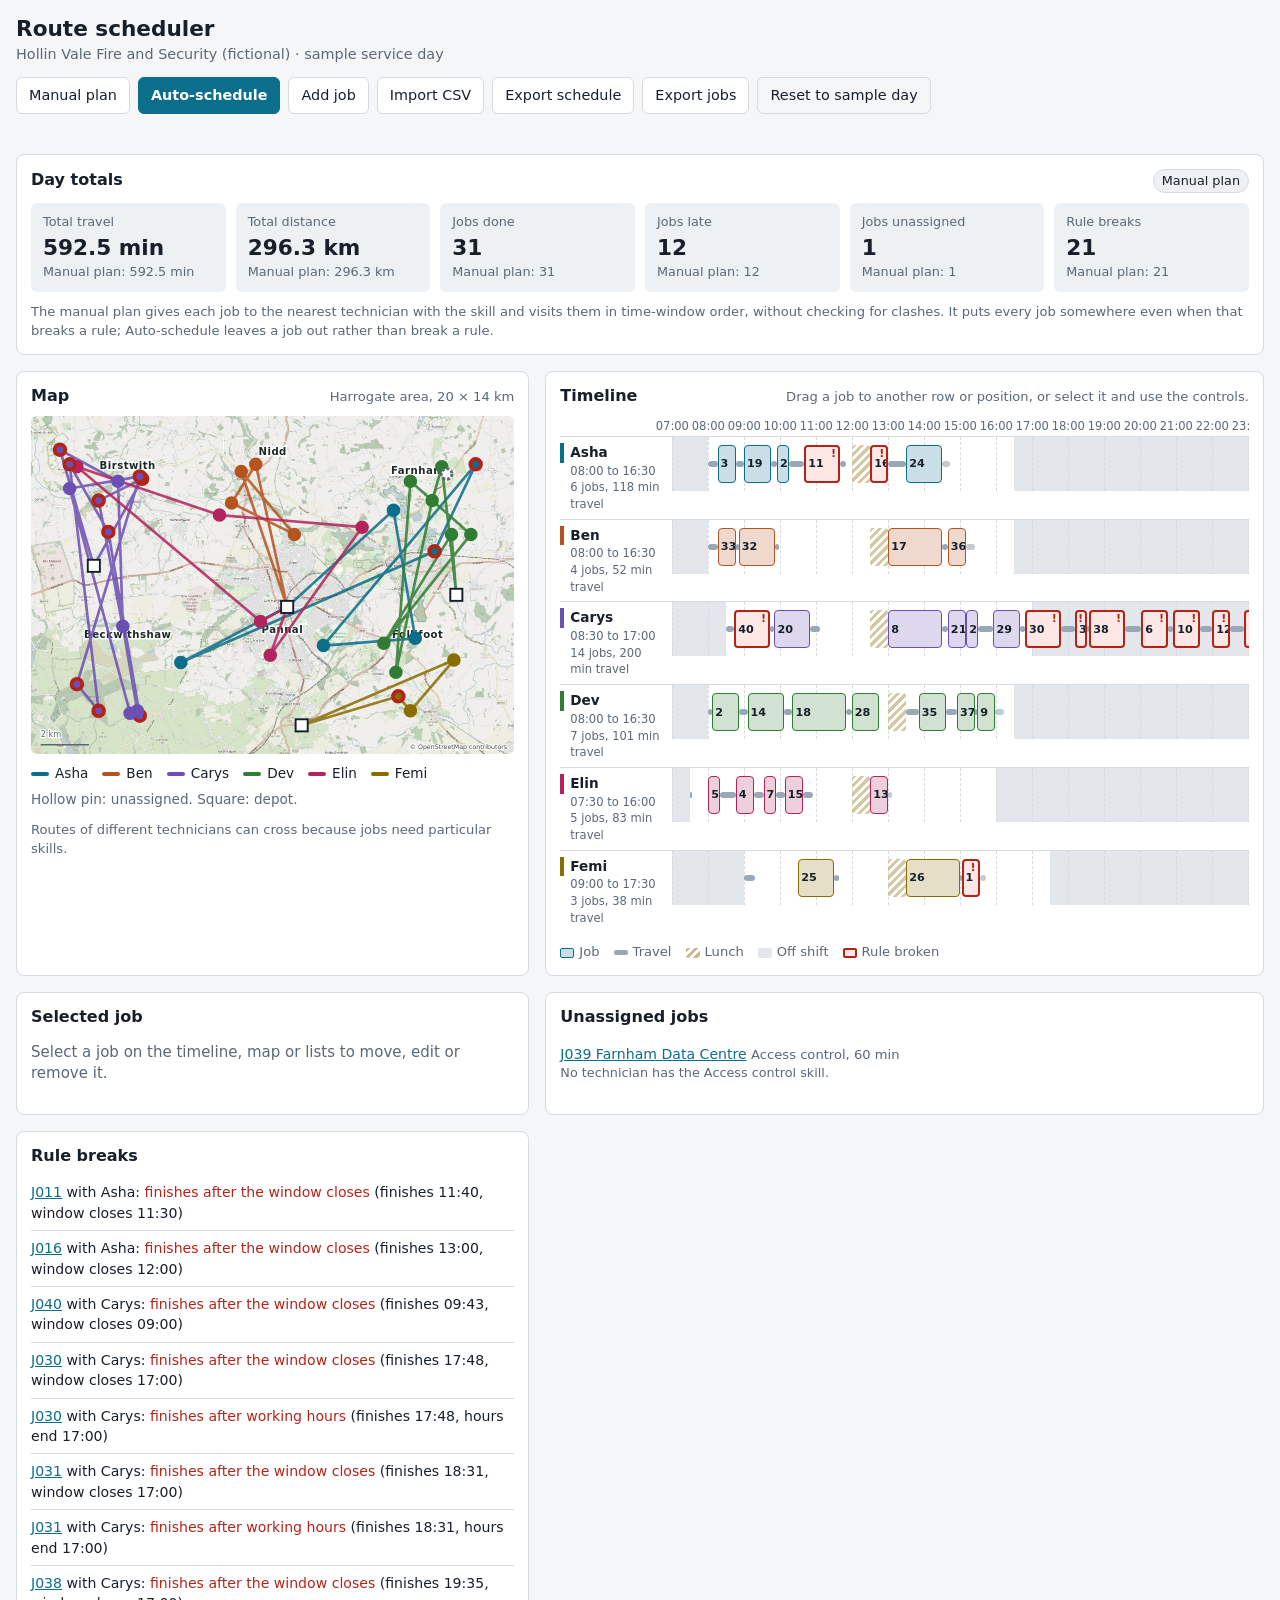
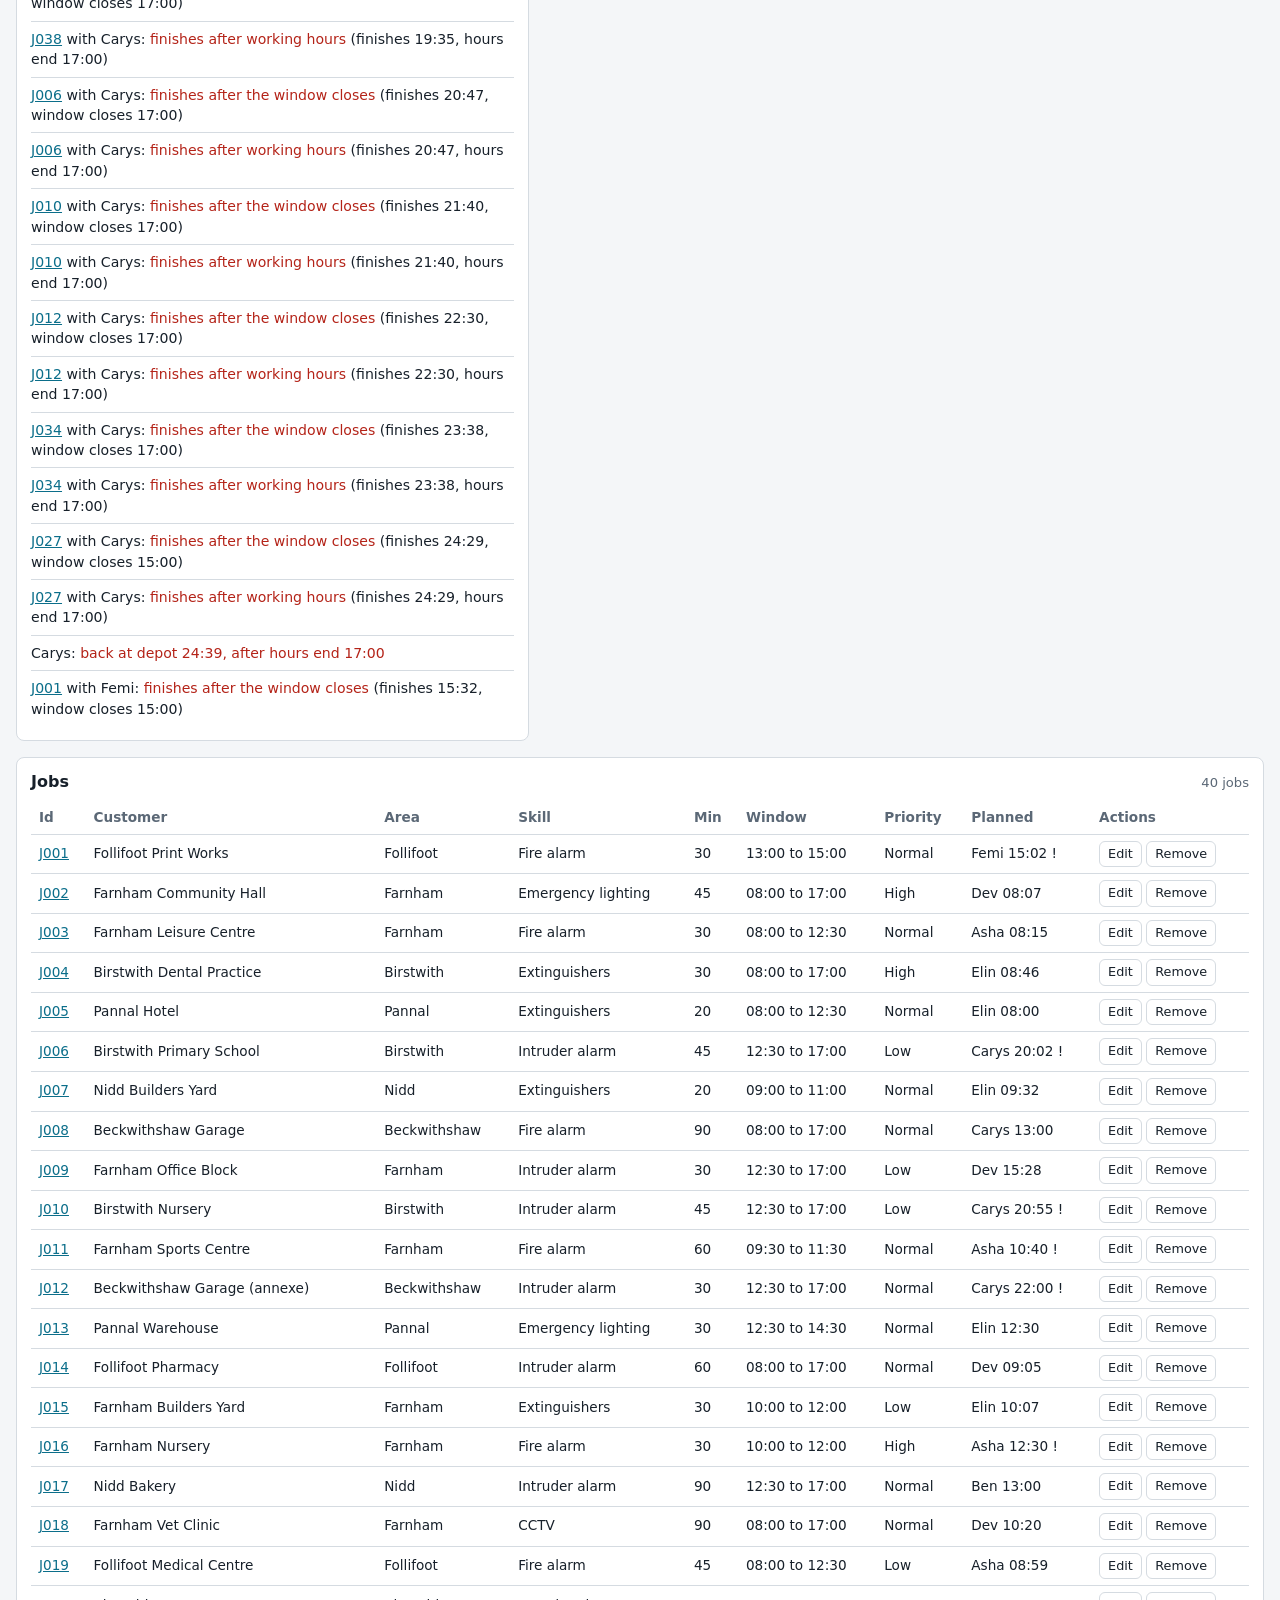
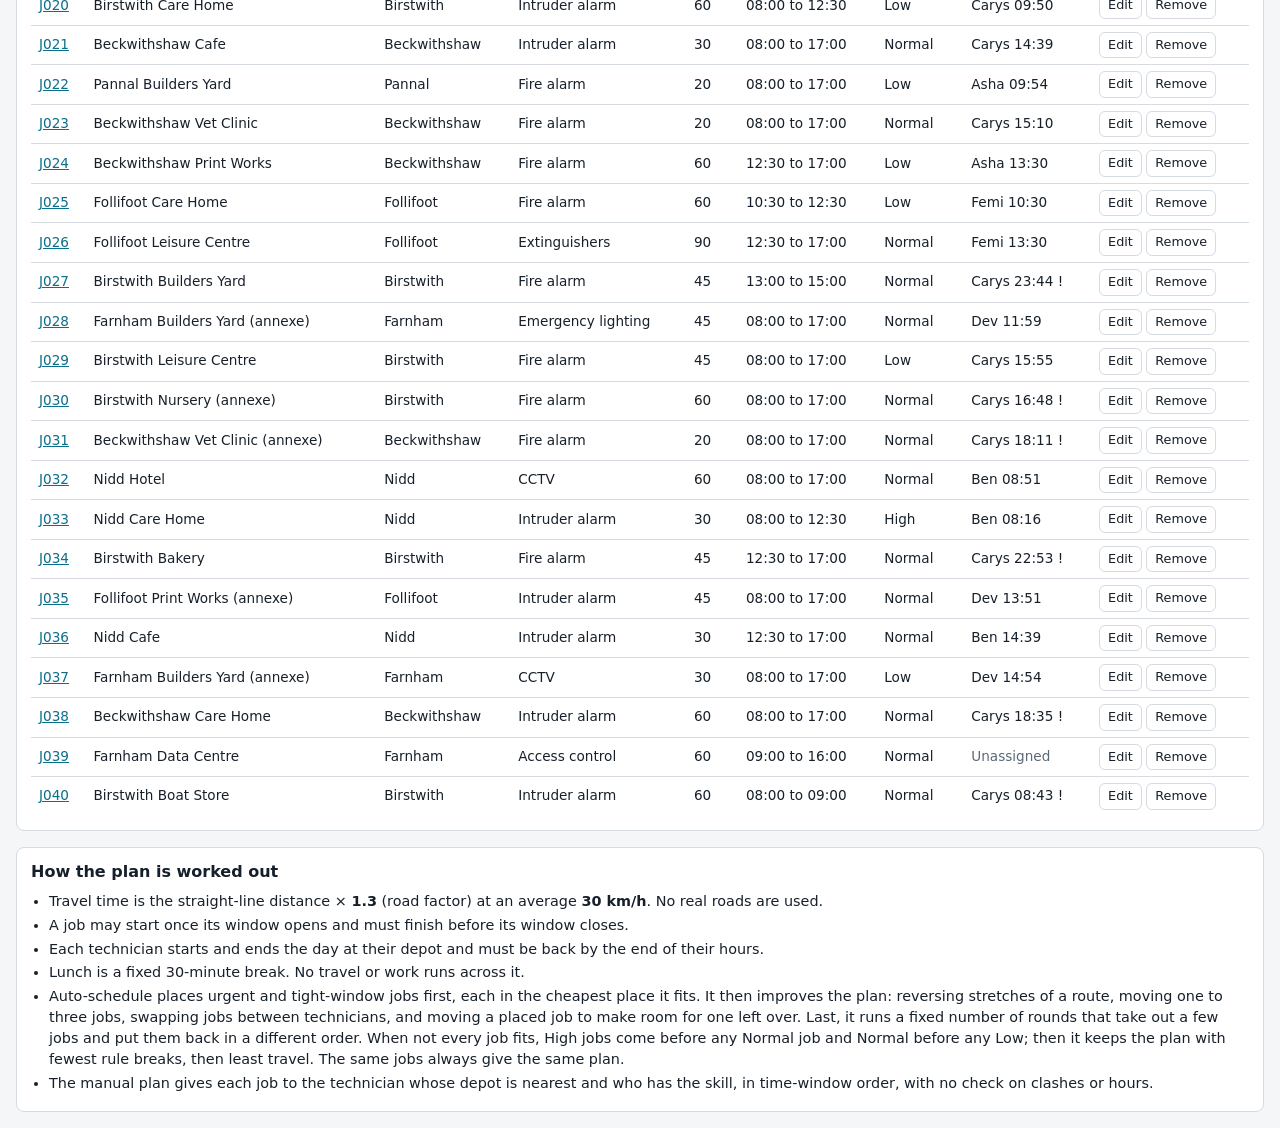
<file: route-scheduler/index.html>
<!doctype html>
<html lang="en-GB">
<head>
  <meta charset="utf-8">
  <meta name="viewport" content="width=device-width, initial-scale=1">
  <title>Route Scheduler</title>
  <meta name="description" content="Assigns service jobs to technicians and orders each route, with a manual plan for comparison.">
  <link rel="stylesheet" href="styles.css">
</head>
<body>
  <header class="topbar">
    <div class="brand">
      <h1>Route scheduler</h1>
      <p class="sub">Hollin Vale Fire and Security (fictional) &middot; sample service day</p>
    </div>
    <div class="actions" role="toolbar" aria-label="Plan actions">
      <button type="button" id="btn-hand" class="btn">Manual plan</button>
      <button type="button" id="btn-auto" class="btn primary">Auto-schedule</button>
      <button type="button" id="btn-add" class="btn">Add job</button>
      <button type="button" id="btn-import" class="btn">Import CSV</button>
      <button type="button" id="btn-export" class="btn">Export schedule</button>
      <button type="button" id="btn-export-jobs" class="btn">Export jobs</button>
      <button type="button" id="btn-reset" class="btn subtle">Reset to sample day</button>
      <input type="file" id="file-input" accept=".csv,text/csv" hidden>
    </div>
  </header>

  <p id="status" class="status" role="status" aria-live="polite"></p>

  <section class="stats panel" aria-labelledby="stats-title">
    <div class="panel-head">
      <h2 id="stats-title">Day totals</h2>
      <span id="plan-label" class="badge"></span>
    </div>
    <div id="stats" class="stat-grid"></div>
    <p class="note small muted">The manual plan gives each job to the nearest technician with the skill and visits them in time-window order, without checking for clashes. It puts every job somewhere even when that breaks a rule; Auto-schedule leaves a job out rather than break a rule.</p>
  </section>

  <main class="layout">
    <section class="panel map-panel" aria-labelledby="map-title">
      <div class="panel-head"><h2 id="map-title">Map</h2><span class="muted small">Harrogate area, 20 &times; 14 km</span></div>
      <svg id="map" viewBox="0 0 200 140" role="img" aria-label="Map of the Harrogate area with job pins and technician routes"></svg>
      <ul id="legend" class="legend"></ul>
      <p class="note small muted">Routes of different technicians can cross because jobs need particular skills.</p>
    </section>

    <section class="panel timeline-panel" aria-labelledby="timeline-title">
      <div class="panel-head"><h2 id="timeline-title">Timeline</h2>
        <span class="muted small">Drag a job to another row or position, or select it and use the controls.</span></div>
      <div class="timeline-scroll"><div id="timeline" class="timeline"></div></div>
      <div class="key small muted">
        <span><i class="sw sw-job"></i>Job</span><span><i class="sw sw-travel"></i>Travel</span>
        <span><i class="sw sw-lunch"></i>Lunch</span><span><i class="sw sw-off"></i>Off shift</span>
        <span><i class="sw sw-bad"></i>Rule broken</span>
      </div>
    </section>

    <section class="panel" id="selected-panel" aria-labelledby="selected-title">
      <div class="panel-head"><h2 id="selected-title">Selected job</h2></div>
      <div id="selected"></div>
    </section>

    <section class="panel" aria-labelledby="unassigned-title">
      <div class="panel-head"><h2 id="unassigned-title">Unassigned jobs</h2></div>
      <ul id="unassigned" class="item-list dropzone" data-drop="unassigned"></ul>
    </section>

    <section class="panel" aria-labelledby="issues-title">
      <div class="panel-head"><h2 id="issues-title">Rule breaks</h2></div>
      <ul id="issues" class="item-list"></ul>
    </section>

    <section class="panel wide" aria-labelledby="jobs-title">
      <div class="panel-head"><h2 id="jobs-title">Jobs</h2><span id="job-count" class="muted small"></span></div>
      <div class="table-scroll"><table id="jobs-table" class="data"></table></div>
    </section>

    <section class="panel wide" aria-labelledby="assume-title">
      <div class="panel-head"><h2 id="assume-title">How the plan is worked out</h2></div>
      <ul class="assumptions">
        <li>Travel time is the straight-line distance &times; <strong id="a-factor"></strong> (road factor) at an average <strong id="a-speed"></strong>. No real roads are used.</li>
        <li>A job may start once its window opens and must finish before its window closes.</li>
        <li>Each technician starts and ends the day at their depot and must be back by the end of their hours.</li>
        <li>Lunch is a fixed 30-minute break. No travel or work runs across it.</li>
        <li>Auto-schedule places urgent and tight-window jobs first, each in the cheapest place it fits. It then improves the plan: reversing stretches of a route, moving one to three jobs, swapping jobs between technicians, and moving a placed job to make room for one left over. Last, it runs a fixed number of rounds that take out a few jobs and put them back in a different order. When not every job fits, High jobs come before any Normal job and Normal before any Low; then it keeps the plan with fewest rule breaks, then least travel. The same jobs always give the same plan.</li>
        <li>The manual plan gives each job to the technician whose depot is nearest and who has the skill, in time-window order, with no check on clashes or hours.</li>
      </ul>
    </section>
  </main>

  <dialog id="job-dialog" aria-labelledby="dialog-title">
    <form id="job-form" method="dialog" novalidate>
      <h2 id="dialog-title">Job</h2>
      <div class="form-grid">
        <label>Job id<input name="id" required maxlength="20"></label>
        <label class="span2">Customer<input name="customer" required maxlength="80"></label>
        <label>East (km, 0 to 20)<input name="x" type="number" step="0.1" min="0" max="20" required></label>
        <label>North (km, 0 to 14)<input name="y" type="number" step="0.1" min="0" max="14" required></label>
        <label>Duration (min)<input name="duration" type="number" step="5" min="5" max="480" required></label>
        <label>Window opens<input name="windowStart" type="time" required></label>
        <label>Window closes<input name="windowEnd" type="time" required></label>
        <label>Skill<select name="skill" id="skill-select"></select></label>
        <label>Priority<select name="priority"><option value="1">High</option><option value="2">Normal</option><option value="3">Low</option></select></label>
      </div>
      <p id="form-errors" class="form-errors" role="alert"></p>
      <div class="dialog-actions">
        <button type="button" class="btn" id="btn-cancel">Cancel</button>
        <button type="submit" class="btn primary" value="save">Save job</button>
      </div>
    </form>
  </dialog>

  <script type="module" src="js/app.js"></script>
</body>
</html>
</file>
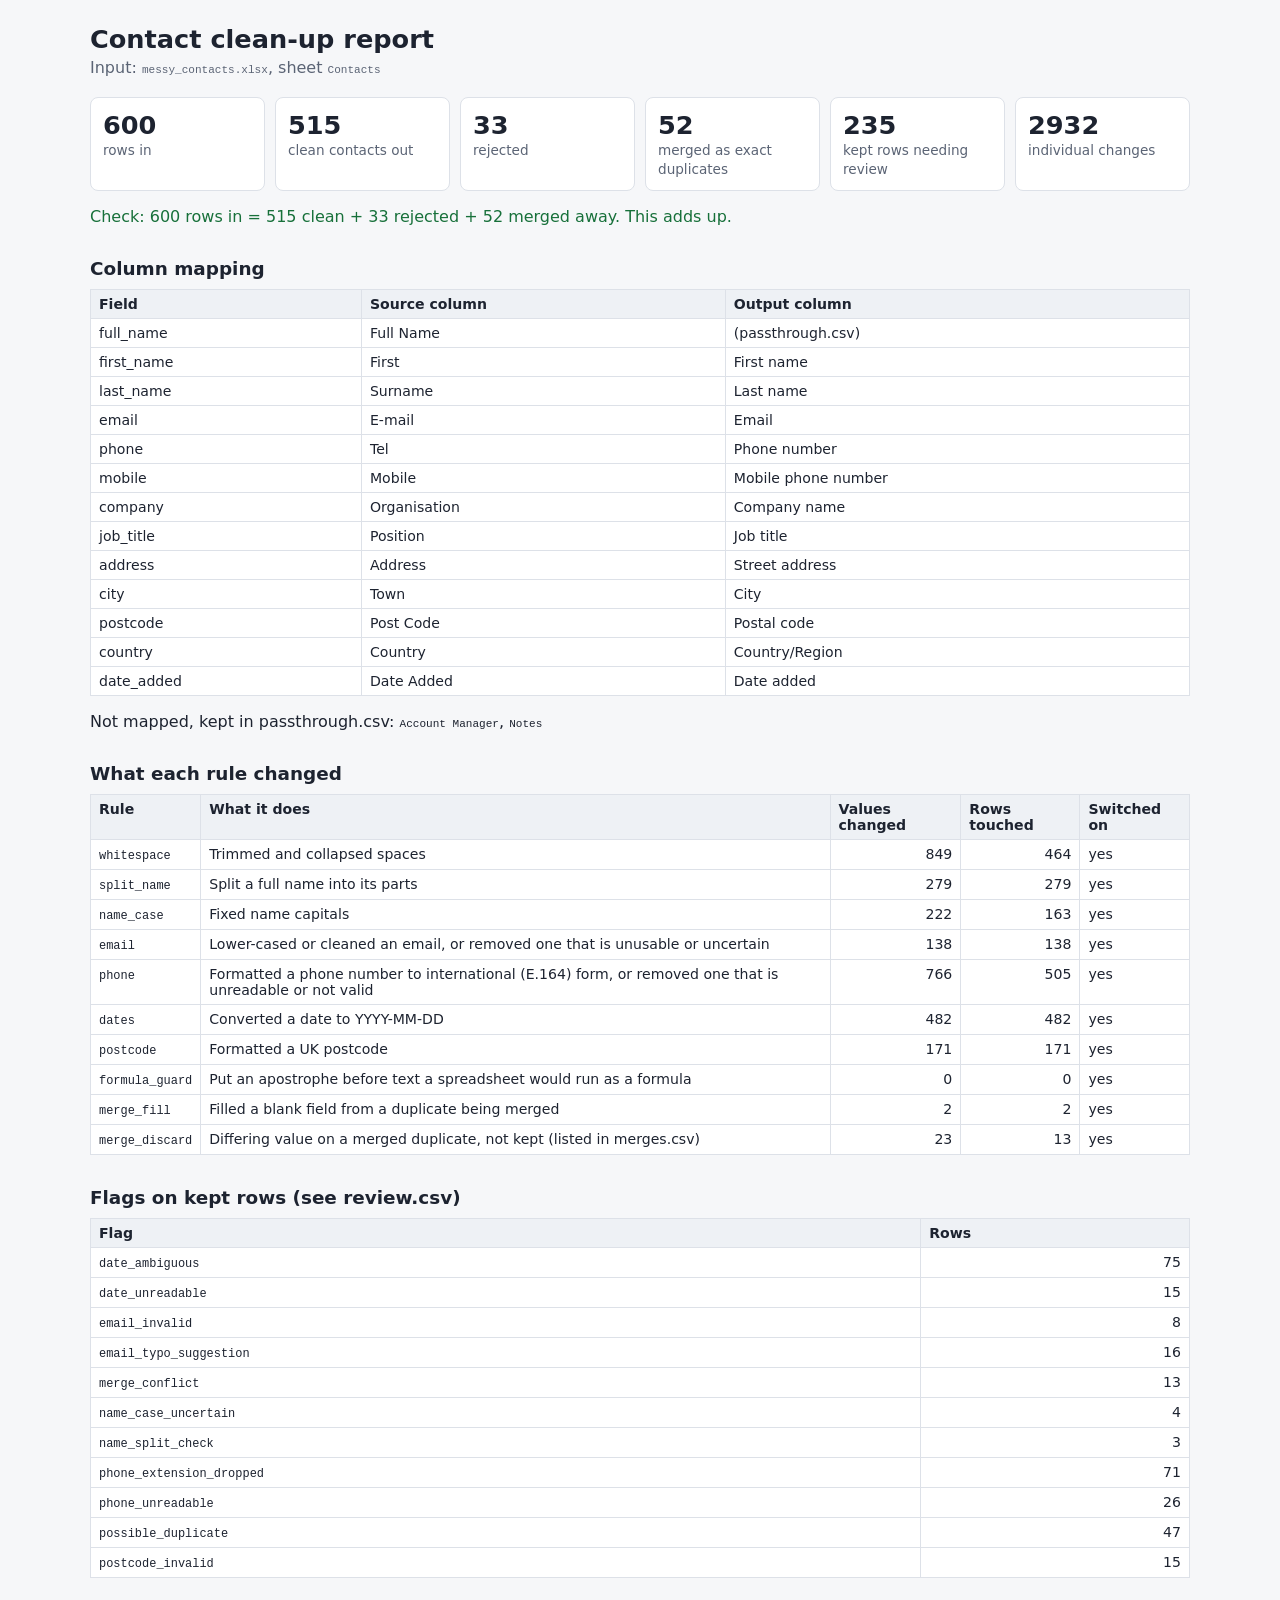
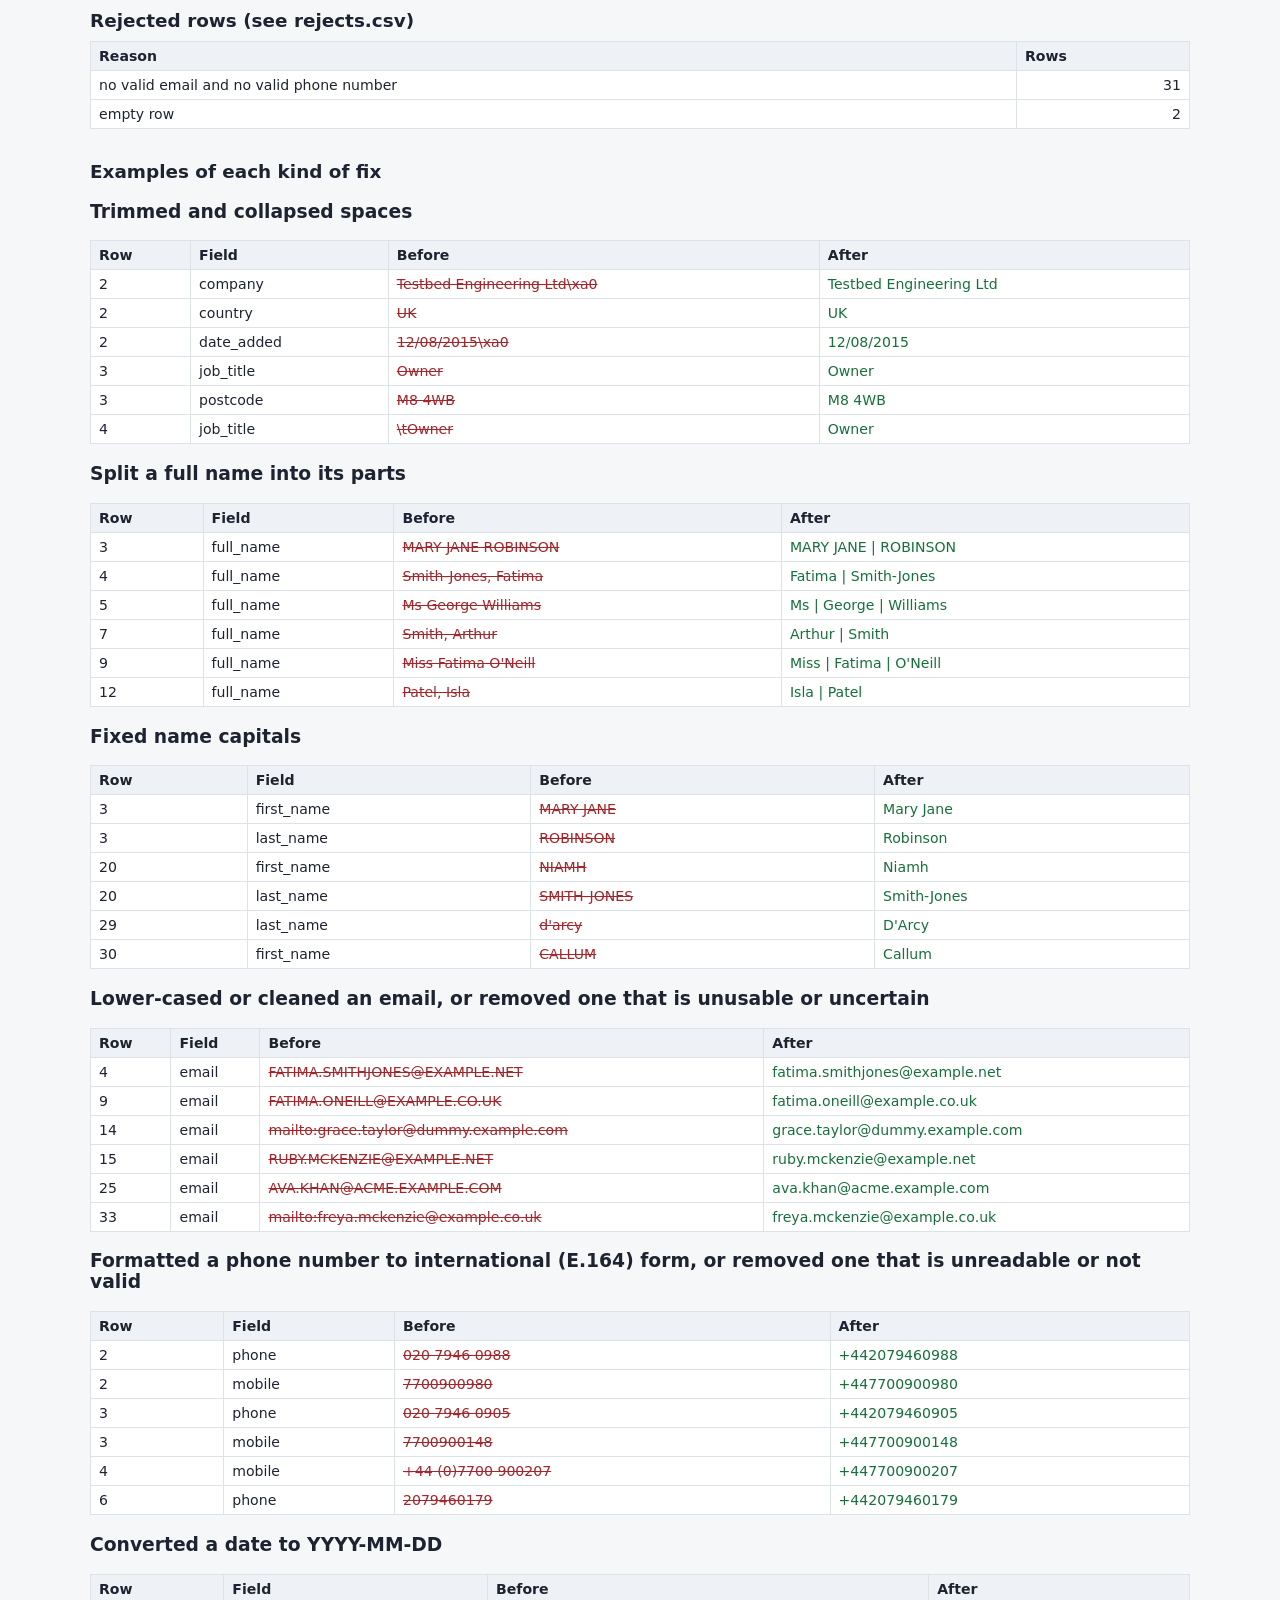
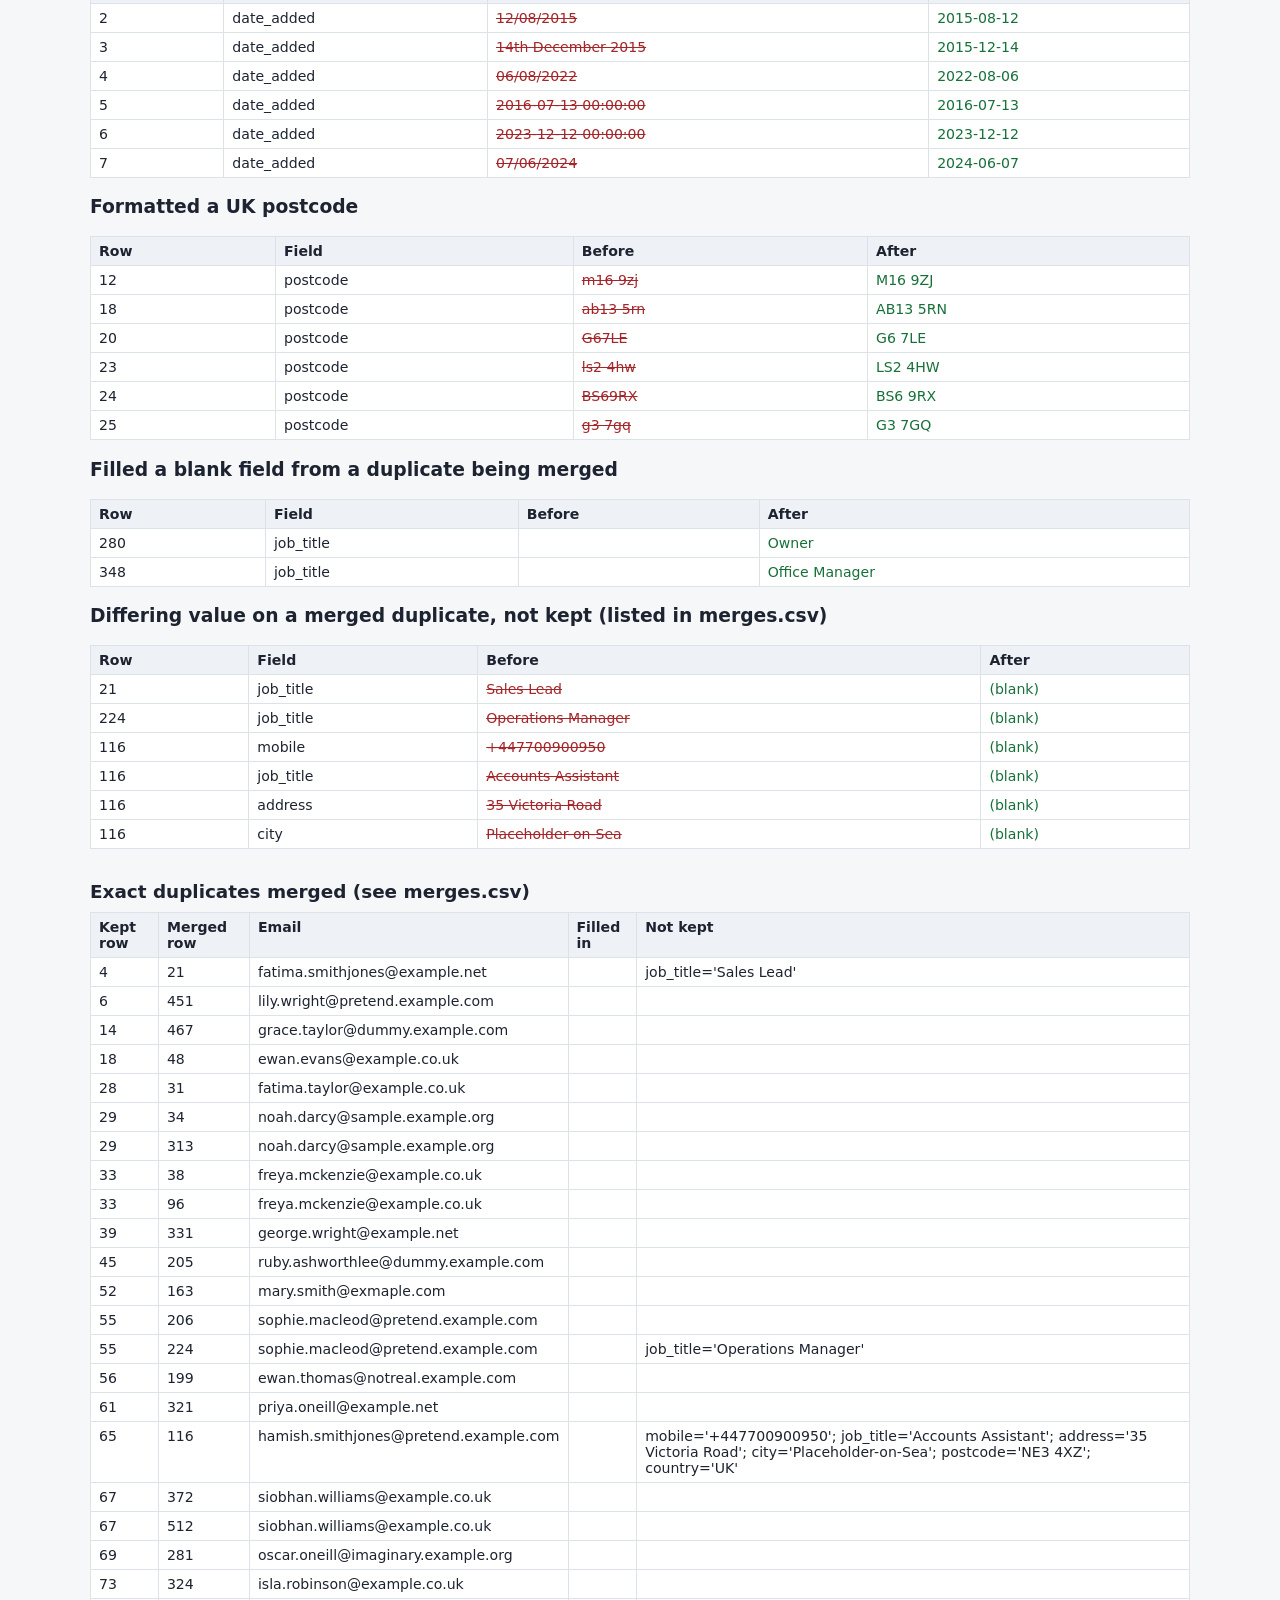
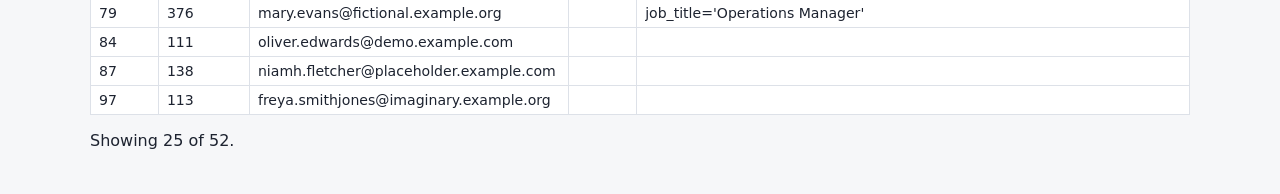
<file: contact-cleaner/demo/output/report.html>
<!doctype html><html lang=en><head><meta charset=utf-8><meta name=viewport content='width=device-width,initial-scale=1'><title>Contact clean-up report</title><style>
body{font-family:system-ui,-apple-system,Segoe UI,Roboto,sans-serif;margin:0;background:#f6f7f9;color:#1d2330}
main{max-width:1100px;margin:0 auto;padding:24px 16px 48px}
h1{font-size:1.6rem;margin:0 0 4px}h2{font-size:1.15rem;margin:32px 0 10px}
.sub{color:#5b6475;margin:0 0 20px}
.tiles{display:grid;grid-template-columns:repeat(auto-fit,minmax(150px,1fr));gap:10px}
.tile{background:#fff;border:1px solid #dde1e8;border-radius:8px;padding:12px}
.tile b{display:block;font-size:1.6rem}.tile span{color:#5b6475;font-size:.85rem}
table{border-collapse:collapse;width:100%;background:#fff;font-size:.88rem}
th,td{border:1px solid #dde1e8;padding:6px 8px;text-align:left;vertical-align:top}
th{background:#eef1f5}td.n{text-align:right;font-variant-numeric:tabular-nums}
.ok{color:#17703a}.wrap{overflow-x:auto}code{font-size:.85em}
del{color:#a3262b}ins{color:#17703a;text-decoration:none}
</style></head><body><main><h1>Contact clean-up report</h1><p class=sub>Input: <code>messy_contacts.xlsx</code>, sheet <code>Contacts</code></p><div class="tiles"><div class="tile"><b>600</b><span>rows in</span></div><div class="tile"><b>515</b><span>clean contacts out</span></div><div class="tile"><b>33</b><span>rejected</span></div><div class="tile"><b>52</b><span>merged as exact duplicates</span></div><div class="tile"><b>235</b><span>kept rows needing review</span></div><div class="tile"><b>2932</b><span>individual changes</span></div></div><p class="ok">Check: 600 rows in = 515 clean + 33 rejected + 52 merged away. This adds up.</p><h2>Column mapping</h2><div class="wrap"><table><thead><tr><th>Field</th><th>Source column</th><th>Output column</th></tr></thead><tbody><tr><td>full_name</td><td>Full Name</td><td>(passthrough.csv)</td></tr><tr><td>first_name</td><td>First</td><td>First name</td></tr><tr><td>last_name</td><td>Surname</td><td>Last name</td></tr><tr><td>email</td><td>E-mail</td><td>Email</td></tr><tr><td>phone</td><td>Tel</td><td>Phone number</td></tr><tr><td>mobile</td><td>Mobile</td><td>Mobile phone number</td></tr><tr><td>company</td><td>Organisation</td><td>Company name</td></tr><tr><td>job_title</td><td>Position</td><td>Job title</td></tr><tr><td>address</td><td>Address</td><td>Street address</td></tr><tr><td>city</td><td>Town</td><td>City</td></tr><tr><td>postcode</td><td>Post Code</td><td>Postal code</td></tr><tr><td>country</td><td>Country</td><td>Country/Region</td></tr><tr><td>date_added</td><td>Date Added</td><td>Date added</td></tr></tbody></table></div><p>Not mapped, kept in passthrough.csv: <code>Account Manager</code>, <code>Notes</code></p><h2>What each rule changed</h2><div class="wrap"><table><thead><tr><th>Rule</th><th>What it does</th><th>Values changed</th><th>Rows touched</th><th>Switched on</th></tr></thead><tbody><tr><td><code>whitespace</code></td><td>Trimmed and collapsed spaces</td><td class=n>849</td><td class=n>464</td><td>yes</td></tr><tr><td><code>split_name</code></td><td>Split a full name into its parts</td><td class=n>279</td><td class=n>279</td><td>yes</td></tr><tr><td><code>name_case</code></td><td>Fixed name capitals</td><td class=n>222</td><td class=n>163</td><td>yes</td></tr><tr><td><code>email</code></td><td>Lower-cased or cleaned an email, or removed one that is unusable or uncertain</td><td class=n>138</td><td class=n>138</td><td>yes</td></tr><tr><td><code>phone</code></td><td>Formatted a phone number to international (E.164) form, or removed one that is unreadable or not valid</td><td class=n>766</td><td class=n>505</td><td>yes</td></tr><tr><td><code>dates</code></td><td>Converted a date to YYYY-MM-DD</td><td class=n>482</td><td class=n>482</td><td>yes</td></tr><tr><td><code>postcode</code></td><td>Formatted a UK postcode</td><td class=n>171</td><td class=n>171</td><td>yes</td></tr><tr><td><code>formula_guard</code></td><td>Put an apostrophe before text a spreadsheet would run as a formula</td><td class=n>0</td><td class=n>0</td><td>yes</td></tr><tr><td><code>merge_fill</code></td><td>Filled a blank field from a duplicate being merged</td><td class=n>2</td><td class=n>2</td><td>yes</td></tr><tr><td><code>merge_discard</code></td><td>Differing value on a merged duplicate, not kept (listed in merges.csv)</td><td class=n>23</td><td class=n>13</td><td>yes</td></tr></tbody></table></div><h2>Flags on kept rows (see review.csv)</h2><div class="wrap"><table><thead><tr><th>Flag</th><th>Rows</th></tr></thead><tbody><tr><td><code>date_ambiguous</code></td><td class=n>75</td></tr><tr><td><code>date_unreadable</code></td><td class=n>15</td></tr><tr><td><code>email_invalid</code></td><td class=n>8</td></tr><tr><td><code>email_typo_suggestion</code></td><td class=n>16</td></tr><tr><td><code>merge_conflict</code></td><td class=n>13</td></tr><tr><td><code>name_case_uncertain</code></td><td class=n>4</td></tr><tr><td><code>name_split_check</code></td><td class=n>3</td></tr><tr><td><code>phone_extension_dropped</code></td><td class=n>71</td></tr><tr><td><code>phone_unreadable</code></td><td class=n>26</td></tr><tr><td><code>possible_duplicate</code></td><td class=n>47</td></tr><tr><td><code>postcode_invalid</code></td><td class=n>15</td></tr></tbody></table></div><h2>Rejected rows (see rejects.csv)</h2><div class="wrap"><table><thead><tr><th>Reason</th><th>Rows</th></tr></thead><tbody><tr><td>no valid email and no valid phone number</td><td class=n>31</td></tr><tr><td>empty row</td><td class=n>2</td></tr></tbody></table></div><h2>Examples of each kind of fix</h2><h3>Trimmed and collapsed spaces</h3><div class="wrap"><table><thead><tr><th>Row</th><th>Field</th><th>Before</th><th>After</th></tr></thead><tbody><tr><td>2</td><td>company</td><td><del>Testbed Engineering Ltd\xa0</del></td><td><ins>Testbed Engineering Ltd</ins></td></tr><tr><td>2</td><td>country</td><td><del> UK</del></td><td><ins>UK</ins></td></tr><tr><td>2</td><td>date_added</td><td><del>12/08/2015\xa0</del></td><td><ins>12/08/2015</ins></td></tr><tr><td>3</td><td>job_title</td><td><del> Owner</del></td><td><ins>Owner</ins></td></tr><tr><td>3</td><td>postcode</td><td><del>M8 4WB  </del></td><td><ins>M8 4WB</ins></td></tr><tr><td>4</td><td>job_title</td><td><del>\tOwner</del></td><td><ins>Owner</ins></td></tr></tbody></table></div><h3>Split a full name into its parts</h3><div class="wrap"><table><thead><tr><th>Row</th><th>Field</th><th>Before</th><th>After</th></tr></thead><tbody><tr><td>3</td><td>full_name</td><td><del>MARY JANE ROBINSON</del></td><td><ins>MARY JANE | ROBINSON</ins></td></tr><tr><td>4</td><td>full_name</td><td><del>Smith-Jones, Fatima</del></td><td><ins>Fatima | Smith-Jones</ins></td></tr><tr><td>5</td><td>full_name</td><td><del>Ms George Williams</del></td><td><ins>Ms | George | Williams</ins></td></tr><tr><td>7</td><td>full_name</td><td><del>Smith, Arthur</del></td><td><ins>Arthur | Smith</ins></td></tr><tr><td>9</td><td>full_name</td><td><del>Miss Fatima O&#x27;Neill</del></td><td><ins>Miss | Fatima | O&#x27;Neill</ins></td></tr><tr><td>12</td><td>full_name</td><td><del>Patel, Isla</del></td><td><ins>Isla | Patel</ins></td></tr></tbody></table></div><h3>Fixed name capitals</h3><div class="wrap"><table><thead><tr><th>Row</th><th>Field</th><th>Before</th><th>After</th></tr></thead><tbody><tr><td>3</td><td>first_name</td><td><del>MARY JANE</del></td><td><ins>Mary Jane</ins></td></tr><tr><td>3</td><td>last_name</td><td><del>ROBINSON</del></td><td><ins>Robinson</ins></td></tr><tr><td>20</td><td>first_name</td><td><del>NIAMH</del></td><td><ins>Niamh</ins></td></tr><tr><td>20</td><td>last_name</td><td><del>SMITH-JONES</del></td><td><ins>Smith-Jones</ins></td></tr><tr><td>29</td><td>last_name</td><td><del>d&#x27;arcy</del></td><td><ins>D&#x27;Arcy</ins></td></tr><tr><td>30</td><td>first_name</td><td><del>CALLUM</del></td><td><ins>Callum</ins></td></tr></tbody></table></div><h3>Lower-cased or cleaned an email, or removed one that is unusable or uncertain</h3><div class="wrap"><table><thead><tr><th>Row</th><th>Field</th><th>Before</th><th>After</th></tr></thead><tbody><tr><td>4</td><td>email</td><td><del>FATIMA.SMITHJONES@EXAMPLE.NET</del></td><td><ins>fatima.smithjones@example.net</ins></td></tr><tr><td>9</td><td>email</td><td><del>FATIMA.ONEILL@EXAMPLE.CO.UK</del></td><td><ins>fatima.oneill@example.co.uk</ins></td></tr><tr><td>14</td><td>email</td><td><del>mailto:grace.taylor@dummy.example.com</del></td><td><ins>grace.taylor@dummy.example.com</ins></td></tr><tr><td>15</td><td>email</td><td><del>RUBY.MCKENZIE@EXAMPLE.NET</del></td><td><ins>ruby.mckenzie@example.net</ins></td></tr><tr><td>25</td><td>email</td><td><del>AVA.KHAN@ACME.EXAMPLE.COM</del></td><td><ins>ava.khan@acme.example.com</ins></td></tr><tr><td>33</td><td>email</td><td><del>mailto:freya.mckenzie@example.co.uk</del></td><td><ins>freya.mckenzie@example.co.uk</ins></td></tr></tbody></table></div><h3>Formatted a phone number to international (E.164) form, or removed one that is unreadable or not valid</h3><div class="wrap"><table><thead><tr><th>Row</th><th>Field</th><th>Before</th><th>After</th></tr></thead><tbody><tr><td>2</td><td>phone</td><td><del>020 7946 0988</del></td><td><ins>+442079460988</ins></td></tr><tr><td>2</td><td>mobile</td><td><del>7700900980</del></td><td><ins>+447700900980</ins></td></tr><tr><td>3</td><td>phone</td><td><del>020 7946 0905</del></td><td><ins>+442079460905</ins></td></tr><tr><td>3</td><td>mobile</td><td><del>7700900148</del></td><td><ins>+447700900148</ins></td></tr><tr><td>4</td><td>mobile</td><td><del>+44 (0)7700 900207</del></td><td><ins>+447700900207</ins></td></tr><tr><td>6</td><td>phone</td><td><del>2079460179</del></td><td><ins>+442079460179</ins></td></tr></tbody></table></div><h3>Converted a date to YYYY-MM-DD</h3><div class="wrap"><table><thead><tr><th>Row</th><th>Field</th><th>Before</th><th>After</th></tr></thead><tbody><tr><td>2</td><td>date_added</td><td><del>12/08/2015</del></td><td><ins>2015-08-12</ins></td></tr><tr><td>3</td><td>date_added</td><td><del>14th December 2015</del></td><td><ins>2015-12-14</ins></td></tr><tr><td>4</td><td>date_added</td><td><del>06/08/2022</del></td><td><ins>2022-08-06</ins></td></tr><tr><td>5</td><td>date_added</td><td><del>2016-07-13 00:00:00</del></td><td><ins>2016-07-13</ins></td></tr><tr><td>6</td><td>date_added</td><td><del>2023-12-12 00:00:00</del></td><td><ins>2023-12-12</ins></td></tr><tr><td>7</td><td>date_added</td><td><del>07/06/2024</del></td><td><ins>2024-06-07</ins></td></tr></tbody></table></div><h3>Formatted a UK postcode</h3><div class="wrap"><table><thead><tr><th>Row</th><th>Field</th><th>Before</th><th>After</th></tr></thead><tbody><tr><td>12</td><td>postcode</td><td><del>m16 9zj</del></td><td><ins>M16 9ZJ</ins></td></tr><tr><td>18</td><td>postcode</td><td><del>ab13 5rn</del></td><td><ins>AB13 5RN</ins></td></tr><tr><td>20</td><td>postcode</td><td><del>G67LE</del></td><td><ins>G6 7LE</ins></td></tr><tr><td>23</td><td>postcode</td><td><del>ls2 4hw</del></td><td><ins>LS2 4HW</ins></td></tr><tr><td>24</td><td>postcode</td><td><del>BS69RX</del></td><td><ins>BS6 9RX</ins></td></tr><tr><td>25</td><td>postcode</td><td><del>g3 7gq</del></td><td><ins>G3 7GQ</ins></td></tr></tbody></table></div><h3>Filled a blank field from a duplicate being merged</h3><div class="wrap"><table><thead><tr><th>Row</th><th>Field</th><th>Before</th><th>After</th></tr></thead><tbody><tr><td>280</td><td>job_title</td><td><del></del></td><td><ins>Owner</ins></td></tr><tr><td>348</td><td>job_title</td><td><del></del></td><td><ins>Office Manager</ins></td></tr></tbody></table></div><h3>Differing value on a merged duplicate, not kept (listed in merges.csv)</h3><div class="wrap"><table><thead><tr><th>Row</th><th>Field</th><th>Before</th><th>After</th></tr></thead><tbody><tr><td>21</td><td>job_title</td><td><del>Sales Lead</del></td><td><ins>(blank)</ins></td></tr><tr><td>224</td><td>job_title</td><td><del>Operations Manager</del></td><td><ins>(blank)</ins></td></tr><tr><td>116</td><td>mobile</td><td><del>+447700900950</del></td><td><ins>(blank)</ins></td></tr><tr><td>116</td><td>job_title</td><td><del>Accounts Assistant</del></td><td><ins>(blank)</ins></td></tr><tr><td>116</td><td>address</td><td><del>35 Victoria Road</del></td><td><ins>(blank)</ins></td></tr><tr><td>116</td><td>city</td><td><del>Placeholder-on-Sea</del></td><td><ins>(blank)</ins></td></tr></tbody></table></div><h2>Exact duplicates merged (see merges.csv)</h2><div class="wrap"><table><thead><tr><th>Kept row</th><th>Merged row</th><th>Email</th><th>Filled in</th><th>Not kept</th></tr></thead><tbody><tr><td>4</td><td>21</td><td>fatima.smithjones@example.net</td><td></td><td>job_title=&#x27;Sales Lead&#x27;</td></tr><tr><td>6</td><td>451</td><td>lily.wright@pretend.example.com</td><td></td><td></td></tr><tr><td>14</td><td>467</td><td>grace.taylor@dummy.example.com</td><td></td><td></td></tr><tr><td>18</td><td>48</td><td>ewan.evans@example.co.uk</td><td></td><td></td></tr><tr><td>28</td><td>31</td><td>fatima.taylor@example.co.uk</td><td></td><td></td></tr><tr><td>29</td><td>34</td><td>noah.darcy@sample.example.org</td><td></td><td></td></tr><tr><td>29</td><td>313</td><td>noah.darcy@sample.example.org</td><td></td><td></td></tr><tr><td>33</td><td>38</td><td>freya.mckenzie@example.co.uk</td><td></td><td></td></tr><tr><td>33</td><td>96</td><td>freya.mckenzie@example.co.uk</td><td></td><td></td></tr><tr><td>39</td><td>331</td><td>george.wright@example.net</td><td></td><td></td></tr><tr><td>45</td><td>205</td><td>ruby.ashworthlee@dummy.example.com</td><td></td><td></td></tr><tr><td>52</td><td>163</td><td>mary.smith@exmaple.com</td><td></td><td></td></tr><tr><td>55</td><td>206</td><td>sophie.macleod@pretend.example.com</td><td></td><td></td></tr><tr><td>55</td><td>224</td><td>sophie.macleod@pretend.example.com</td><td></td><td>job_title=&#x27;Operations Manager&#x27;</td></tr><tr><td>56</td><td>199</td><td>ewan.thomas@notreal.example.com</td><td></td><td></td></tr><tr><td>61</td><td>321</td><td>priya.oneill@example.net</td><td></td><td></td></tr><tr><td>65</td><td>116</td><td>hamish.smithjones@pretend.example.com</td><td></td><td>mobile=&#x27;+447700900950&#x27;; job_title=&#x27;Accounts Assistant&#x27;; address=&#x27;35 Victoria Road&#x27;; city=&#x27;Placeholder-on-Sea&#x27;; postcode=&#x27;NE3 4XZ&#x27;; country=&#x27;UK&#x27;</td></tr><tr><td>67</td><td>372</td><td>siobhan.williams@example.co.uk</td><td></td><td></td></tr><tr><td>67</td><td>512</td><td>siobhan.williams@example.co.uk</td><td></td><td></td></tr><tr><td>69</td><td>281</td><td>oscar.oneill@imaginary.example.org</td><td></td><td></td></tr><tr><td>73</td><td>324</td><td>isla.robinson@example.co.uk</td><td></td><td></td></tr><tr><td>79</td><td>376</td><td>mary.evans@fictional.example.org</td><td></td><td>job_title=&#x27;Operations Manager&#x27;</td></tr><tr><td>84</td><td>111</td><td>oliver.edwards@demo.example.com</td><td></td><td></td></tr><tr><td>87</td><td>138</td><td>niamh.fletcher@placeholder.example.com</td><td></td><td></td></tr><tr><td>97</td><td>113</td><td>freya.smithjones@imaginary.example.org</td><td></td><td></td></tr></tbody></table></div><p>Showing 25 of 52.</p></main></body></html>
</file>
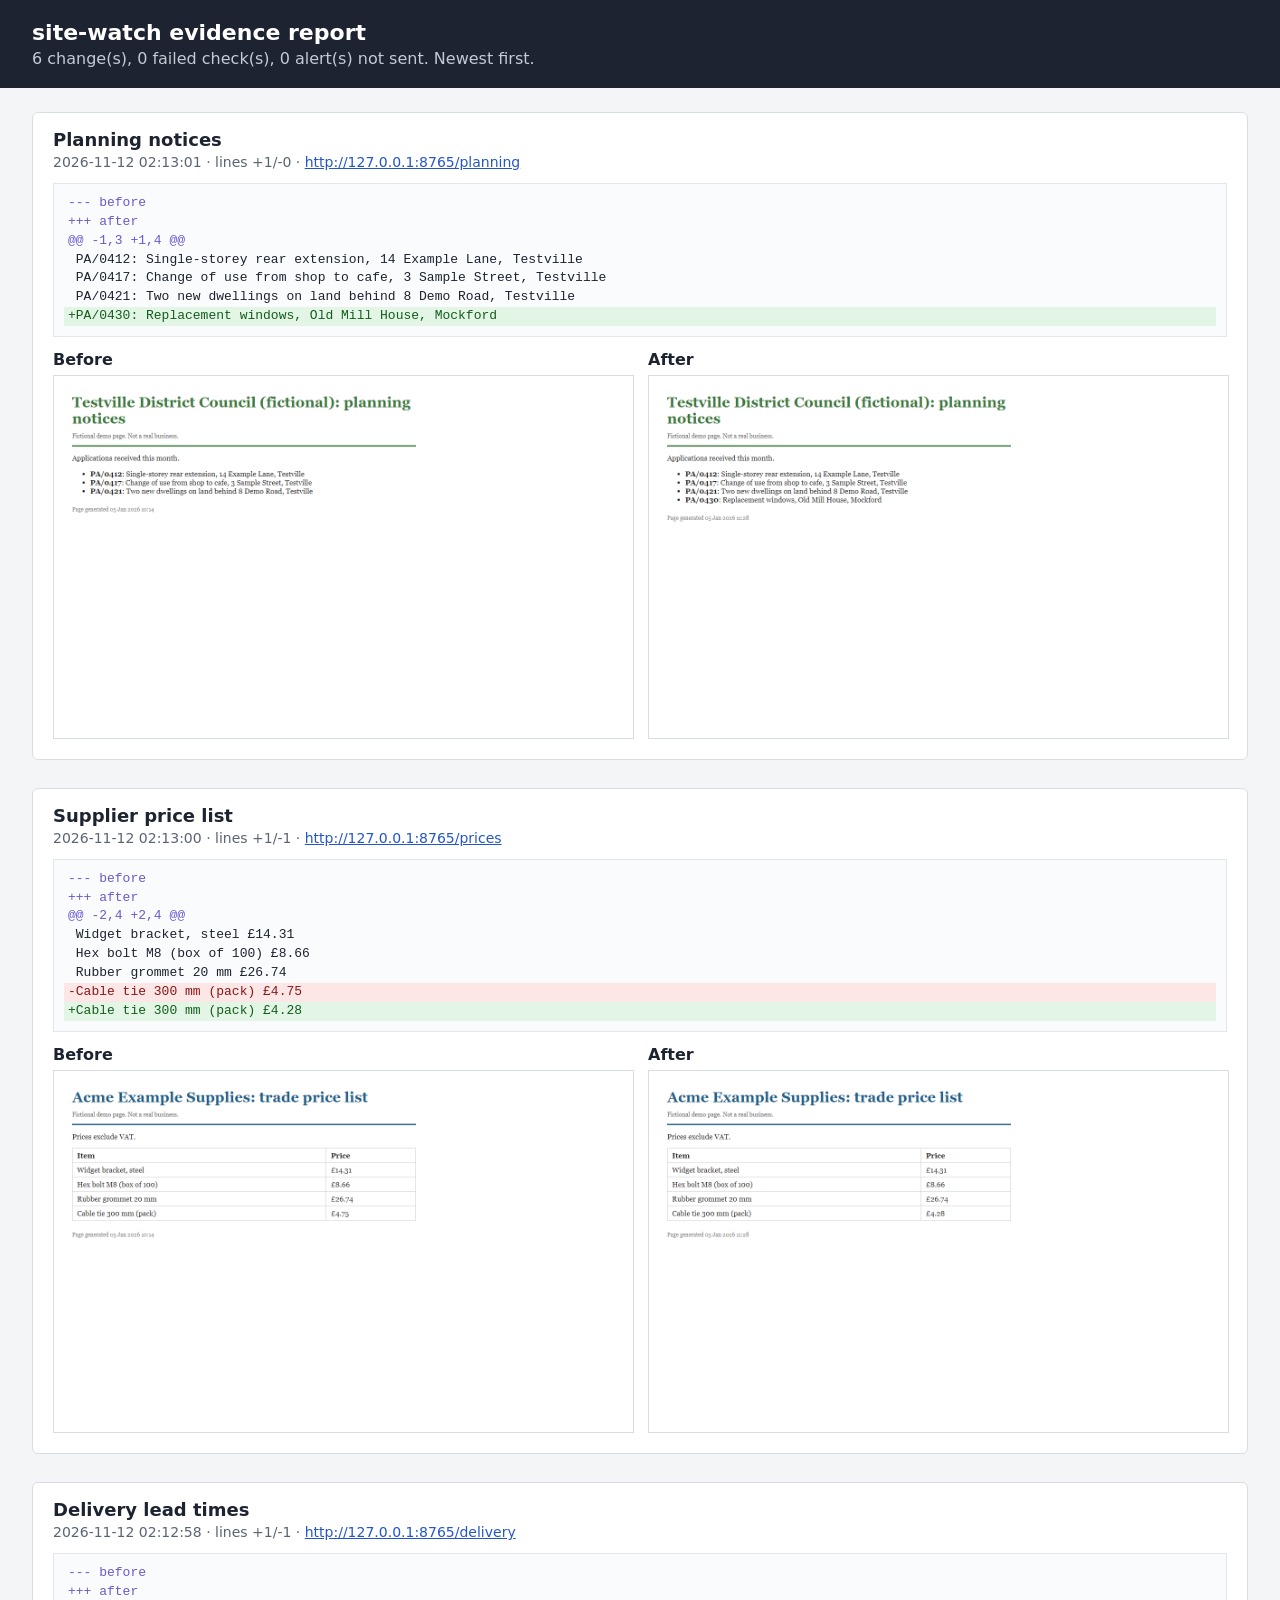
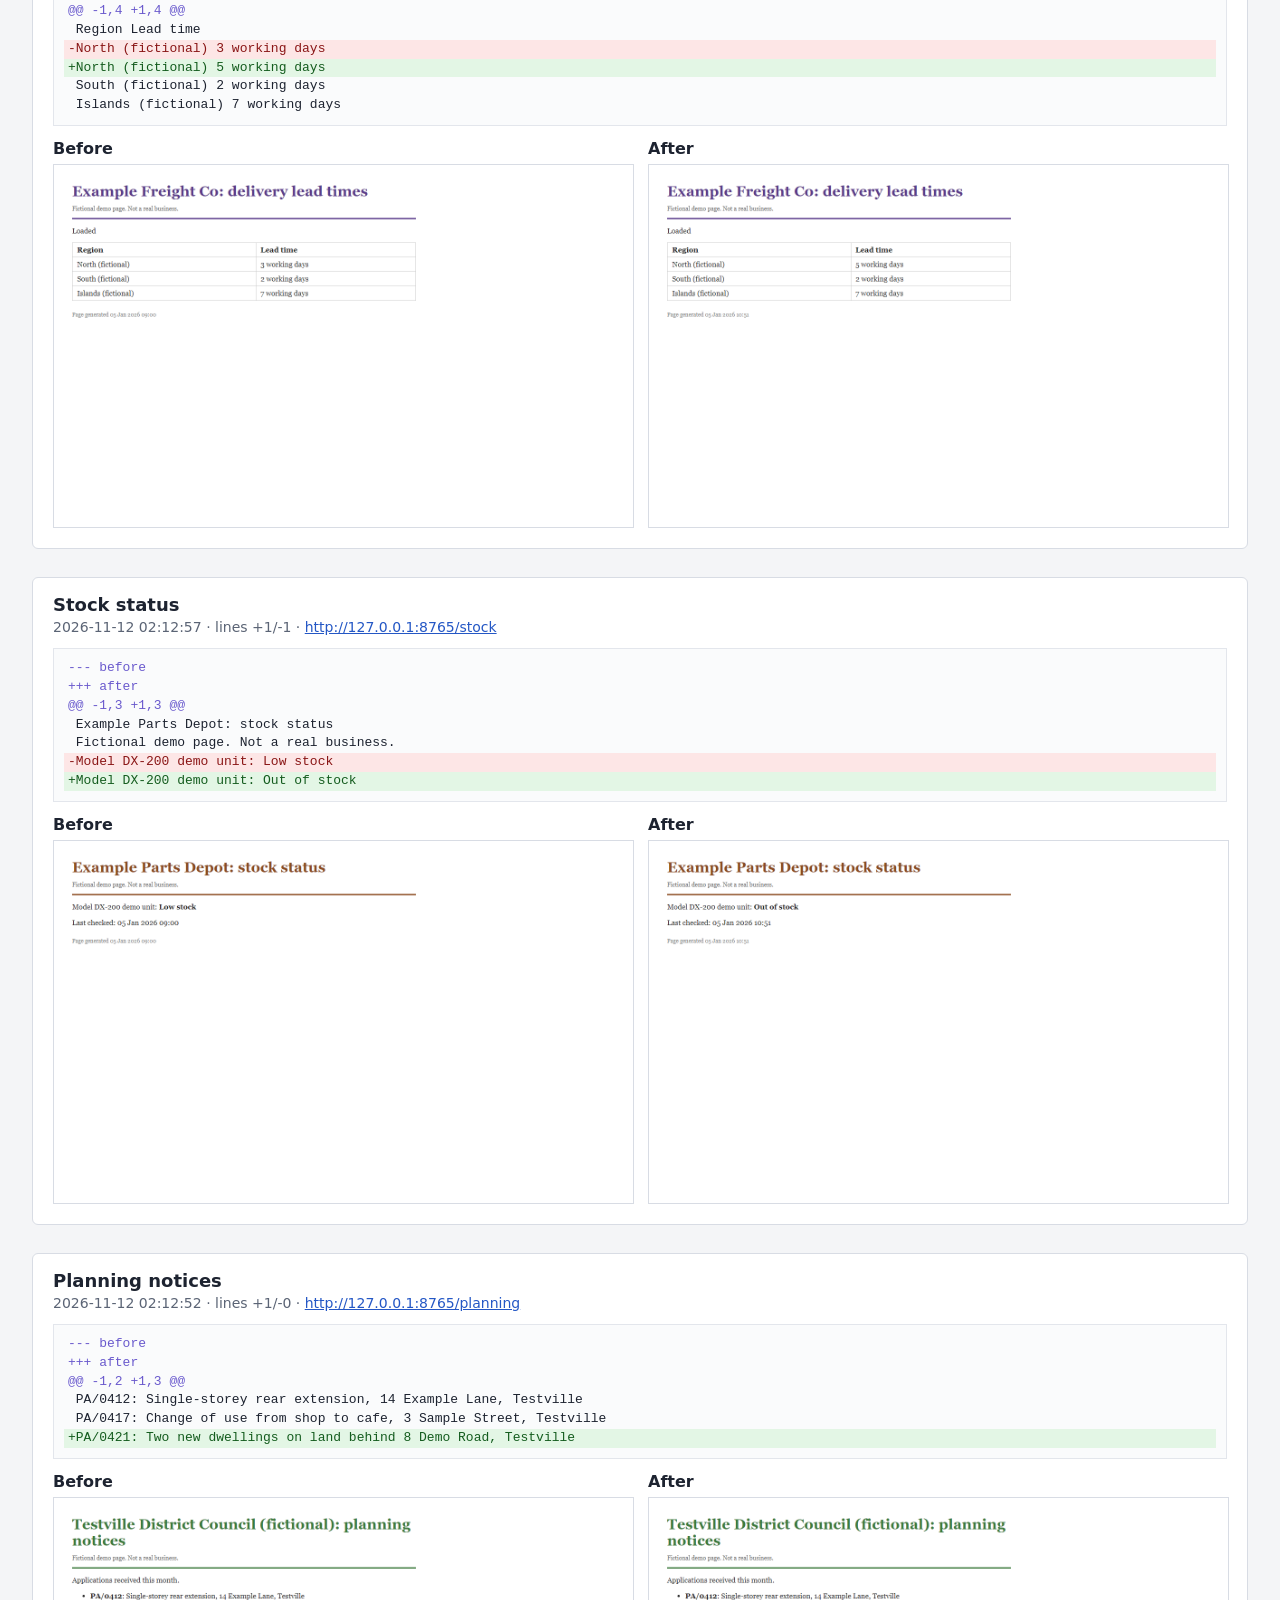
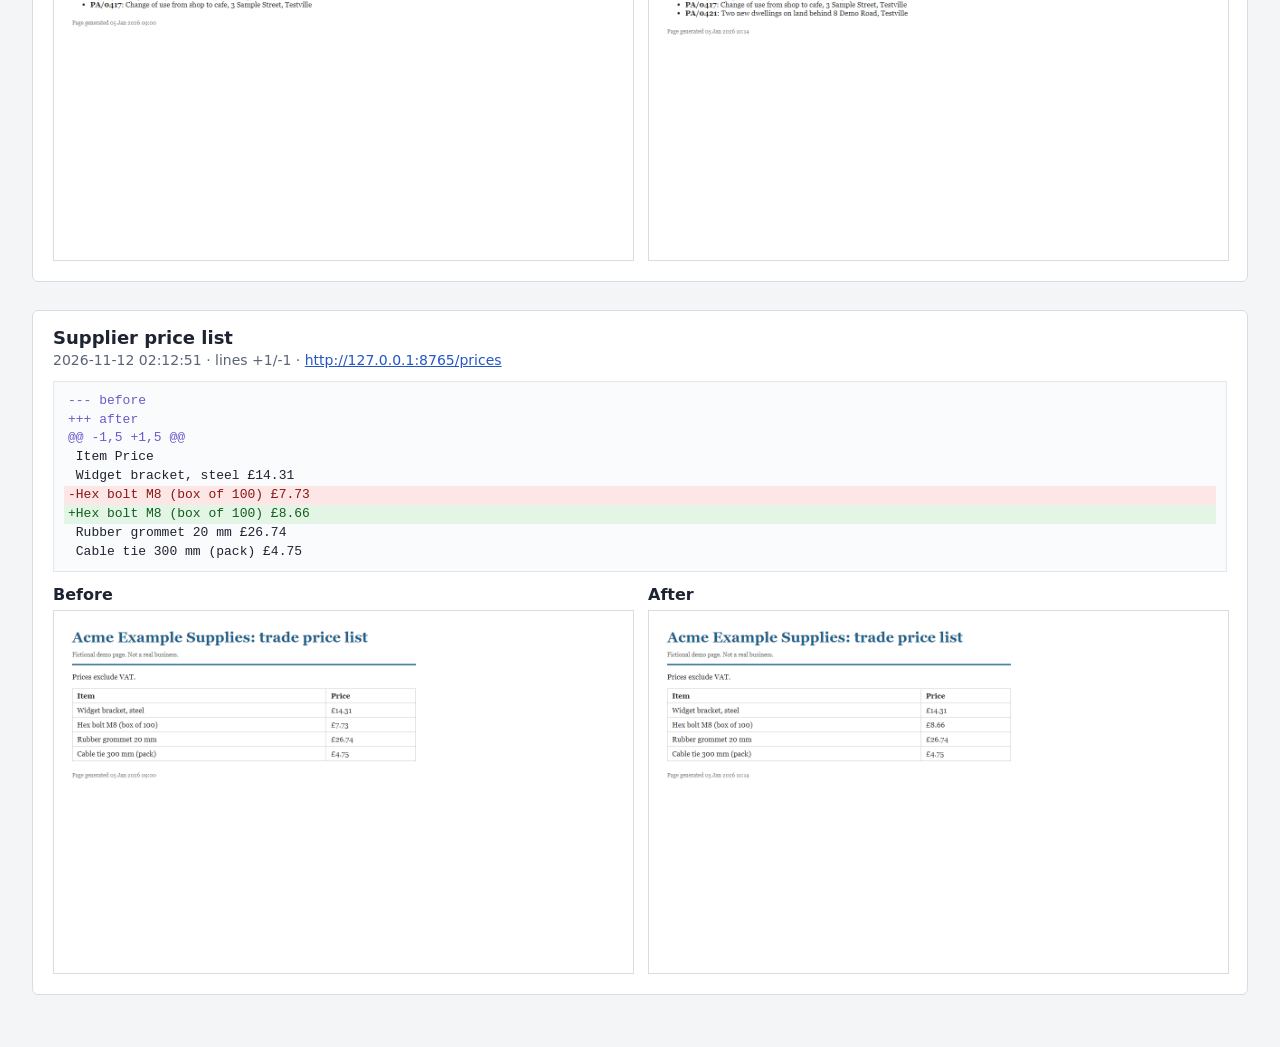
<file: site-watch/demo/output/report.html>
<!doctype html>
<html lang="en"><head><meta charset="utf-8">
<meta name="viewport" content="width=device-width, initial-scale=1">
<title>site-watch evidence report</title><style>
body { font-family: system-ui, sans-serif; margin: 0; background: #f4f5f7; color: #1d2330; }
header { background: #1d2330; color: #fff; padding: 20px 32px; }
header h1 { margin: 0 0 4px; font-size: 22px; }
header p { margin: 0; color: #c5cad6; }
main { padding: 24px 32px; max-width: 1400px; }
.change { background: #fff; border: 1px solid #d8dce4; border-radius: 6px; margin-bottom: 28px; padding: 16px 20px; }
.change h2 { margin: 0 0 4px; font-size: 18px; }
.meta { color: #5b6475; font-size: 14px; margin-bottom: 12px; }
.meta a { color: #2457c5; }
pre.diff { background: #fafbfc; border: 1px solid #e3e6ec; padding: 10px; overflow-x: auto; font-size: 13px; line-height: 1.45; }
pre.diff span { display: block; padding: 0 4px; }
.add { background: #e3f6e5; color: #145c1e; }
.del { background: #fde6e6; color: #8a1616; }
.hunk { color: #6a5acd; }
.shots { display: grid; grid-template-columns: 1fr 1fr; gap: 16px; }
.shots figure { margin: 0; }
.shots figcaption { font-weight: 600; margin-bottom: 6px; }
.shots img { width: 100%; border: 1px solid #d8dce4; }
table { border-collapse: collapse; background: #fff; font-size: 14px; }
td, th { border: 1px solid #d8dce4; padding: 6px 10px; text-align: left; }
</style></head>
<body><header><h1>site-watch evidence report</h1>
<p>6 change(s), 0 failed check(s), 0 alert(s) not sent. Newest first.</p></header>
<main>
<section class="change">
  <h2>Planning notices</h2>
  <div class="meta">2026-11-12 02:13:01 &middot; lines +1/-0 &middot;
    <a href="http://127.0.0.1:8765/planning">http://127.0.0.1:8765/planning</a></div>
  <pre class="diff"><span class="hunk">--- before</span><span class="hunk">+++ after</span><span class="hunk">@@ -1,3 +1,4 @@</span><span class=""> PA/0412: Single-storey rear extension, 14 Example Lane, Testville</span><span class=""> PA/0417: Change of use from shop to cafe, 3 Sample Street, Testville</span><span class=""> PA/0421: Two new dwellings on land behind 8 Demo Road, Testville</span><span class="add">+PA/0430: Replacement windows, Old Mill House, Mockford</span></pre>
  <div class="shots">
    <figure><figcaption>Before</figcaption><img src="images/0010-before.png" alt="Before"></figure>
    <figure><figcaption>After</figcaption><img src="images/0010-after.png" alt="After"></figure>
  </div>
</section>
<section class="change">
  <h2>Supplier price list</h2>
  <div class="meta">2026-11-12 02:13:00 &middot; lines +1/-1 &middot;
    <a href="http://127.0.0.1:8765/prices">http://127.0.0.1:8765/prices</a></div>
  <pre class="diff"><span class="hunk">--- before</span><span class="hunk">+++ after</span><span class="hunk">@@ -2,4 +2,4 @@</span><span class=""> Widget bracket, steel £14.31</span><span class=""> Hex bolt M8 (box of 100) £8.66</span><span class=""> Rubber grommet 20 mm £26.74</span><span class="del">-Cable tie 300 mm (pack) £4.75</span><span class="add">+Cable tie 300 mm (pack) £4.28</span></pre>
  <div class="shots">
    <figure><figcaption>Before</figcaption><img src="images/0009-before.png" alt="Before"></figure>
    <figure><figcaption>After</figcaption><img src="images/0009-after.png" alt="After"></figure>
  </div>
</section>
<section class="change">
  <h2>Delivery lead times</h2>
  <div class="meta">2026-11-12 02:12:58 &middot; lines +1/-1 &middot;
    <a href="http://127.0.0.1:8765/delivery">http://127.0.0.1:8765/delivery</a></div>
  <pre class="diff"><span class="hunk">--- before</span><span class="hunk">+++ after</span><span class="hunk">@@ -1,4 +1,4 @@</span><span class=""> Region Lead time</span><span class="del">-North (fictional) 3 working days</span><span class="add">+North (fictional) 5 working days</span><span class=""> South (fictional) 2 working days</span><span class=""> Islands (fictional) 7 working days</span></pre>
  <div class="shots">
    <figure><figcaption>Before</figcaption><img src="images/0008-before.png" alt="Before"></figure>
    <figure><figcaption>After</figcaption><img src="images/0008-after.png" alt="After"></figure>
  </div>
</section>
<section class="change">
  <h2>Stock status</h2>
  <div class="meta">2026-11-12 02:12:57 &middot; lines +1/-1 &middot;
    <a href="http://127.0.0.1:8765/stock">http://127.0.0.1:8765/stock</a></div>
  <pre class="diff"><span class="hunk">--- before</span><span class="hunk">+++ after</span><span class="hunk">@@ -1,3 +1,3 @@</span><span class=""> Example Parts Depot: stock status</span><span class=""> Fictional demo page. Not a real business.</span><span class="del">-Model DX-200 demo unit: Low stock</span><span class="add">+Model DX-200 demo unit: Out of stock</span></pre>
  <div class="shots">
    <figure><figcaption>Before</figcaption><img src="images/0007-before.png" alt="Before"></figure>
    <figure><figcaption>After</figcaption><img src="images/0007-after.png" alt="After"></figure>
  </div>
</section>
<section class="change">
  <h2>Planning notices</h2>
  <div class="meta">2026-11-12 02:12:52 &middot; lines +1/-0 &middot;
    <a href="http://127.0.0.1:8765/planning">http://127.0.0.1:8765/planning</a></div>
  <pre class="diff"><span class="hunk">--- before</span><span class="hunk">+++ after</span><span class="hunk">@@ -1,2 +1,3 @@</span><span class=""> PA/0412: Single-storey rear extension, 14 Example Lane, Testville</span><span class=""> PA/0417: Change of use from shop to cafe, 3 Sample Street, Testville</span><span class="add">+PA/0421: Two new dwellings on land behind 8 Demo Road, Testville</span></pre>
  <div class="shots">
    <figure><figcaption>Before</figcaption><img src="images/0006-before.png" alt="Before"></figure>
    <figure><figcaption>After</figcaption><img src="images/0006-after.png" alt="After"></figure>
  </div>
</section>
<section class="change">
  <h2>Supplier price list</h2>
  <div class="meta">2026-11-12 02:12:51 &middot; lines +1/-1 &middot;
    <a href="http://127.0.0.1:8765/prices">http://127.0.0.1:8765/prices</a></div>
  <pre class="diff"><span class="hunk">--- before</span><span class="hunk">+++ after</span><span class="hunk">@@ -1,5 +1,5 @@</span><span class=""> Item Price</span><span class=""> Widget bracket, steel £14.31</span><span class="del">-Hex bolt M8 (box of 100) £7.73</span><span class="add">+Hex bolt M8 (box of 100) £8.66</span><span class=""> Rubber grommet 20 mm £26.74</span><span class=""> Cable tie 300 mm (pack) £4.75</span></pre>
  <div class="shots">
    <figure><figcaption>Before</figcaption><img src="images/0005-before.png" alt="Before"></figure>
    <figure><figcaption>After</figcaption><img src="images/0005-after.png" alt="After"></figure>
  </div>
</section></main></body></html>
</file>
<file: route-scheduler/styles.css>
:root {
  color-scheme: light dark;
  --bg: #f4f6f8;
  --card: #ffffff;
  --card2: #eef1f4;
  --text: #17202a;
  --muted: #5b6876;
  --border: #d5dbe1;
  --accent: #0b6e8a;
  --accent-strong: #08566c;
  --on-accent: #ffffff;
  --bad: #b42318;
  --bad-bg: #fde8e6;
  --ok: #1d7a46;
  --map-bg: #eef2ee;
  --map-area: #dfe7df;
  --map-area-text: #4f5d52;
  --river: #b9d3e6;
  --road: #ffffff;
  --road-edge: #c8ccd0;
  --off: #e3e7eb;
  --travel: #9aa7b4;
  --lunch: #c9b98a;
  --tech-1: #0b6e8a;
  --tech-2: #b5541f;
  --tech-3: #6b4fb3;
  --tech-4: #2f7d32;
  --tech-5: #b3245f;
  --tech-6: #8a6d00;
  --font: system-ui, -apple-system, "Segoe UI", Roboto, "Helvetica Neue", Arial, sans-serif;
  --mono: ui-monospace, "Cascadia Mono", Consolas, Menlo, monospace;
  --r: 8px;
  --gap: 16px;
}

@media (prefers-color-scheme: dark) {
  :root {
    --bg: #0f1419;
    --card: #171e25;
    --card2: #1f2830;
    --text: #e6ebef;
    --muted: #9aa7b3;
    --border: #2d3843;
    --accent: #3fb3d3;
    --accent-strong: #6cc8e2;
    --on-accent: #06222b;
    --bad: #ff7b6e;
    --bad-bg: #3a1a17;
    --ok: #5ccf8b;
    --map-bg: #141b20;
    --map-area: #1d2a26;
    --map-area-text: #9fb3a6;
    --river: #1f4058;
    --road: #3a4651;
    --road-edge: #2a333c;
    --off: #222b33;
    --travel: #5f6d7a;
    --lunch: #7a6c43;
    --tech-1: #3fb3d3;
    --tech-2: #f08a4b;
    --tech-3: #a58cf0;
    --tech-4: #6cc56f;
    --tech-5: #f06b9f;
    --tech-6: #e0c04a;
  }
}

* { box-sizing: border-box; }
html, body { margin: 0; }
body { background: var(--bg); color: var(--text); font: 15px/1.45 var(--font); padding: 0 var(--gap) var(--gap); }
h1, h2 { margin: 0; line-height: 1.2; }
h1 { font-size: 1.35rem; }
h2 { font-size: 1rem; }
.muted { color: var(--muted); }
.small { font-size: 0.82rem; }

.topbar { display: flex; flex-wrap: wrap; gap: 12px; justify-content: space-between; align-items: center; padding: 16px 0 12px; }
.sub { margin: 2px 0 0; color: var(--muted); font-size: 0.9rem; }
.actions { display: flex; flex-wrap: wrap; gap: 8px; }

.btn { font: inherit; font-size: 0.9rem; padding: 7px 12px; border-radius: 6px; border: 1px solid var(--border); background: var(--card); color: var(--text); cursor: pointer; }
.btn:hover { border-color: var(--accent); }
.btn.primary { background: var(--accent); border-color: var(--accent); color: var(--on-accent); font-weight: 600; }
.btn.primary:hover { background: var(--accent-strong); }
.btn.subtle { background: transparent; }
.btn.small { padding: 3px 8px; font-size: 0.8rem; }
.btn:disabled { opacity: 0.45; cursor: not-allowed; }
:focus-visible { outline: 2px solid var(--accent); outline-offset: 2px; }

.status { min-height: 1.4em; margin: 0 0 8px; font-size: 0.9rem; }
.status.error { color: var(--bad); }

.panel { background: var(--card); border: 1px solid var(--border); border-radius: var(--r); padding: 14px; min-width: 0; }
.panel-head { display: flex; flex-wrap: wrap; gap: 8px; align-items: baseline; justify-content: space-between; margin-bottom: 10px; }
.badge { font-size: 0.8rem; padding: 2px 8px; border-radius: 999px; background: var(--card2); border: 1px solid var(--border); }

.stats { margin-bottom: var(--gap); }
.stat-grid { display: grid; grid-template-columns: repeat(auto-fit, minmax(150px, 1fr)); gap: 10px; }
.stat { background: var(--card2); border-radius: 6px; padding: 10px 12px; }
.stat .label { font-size: 0.8rem; color: var(--muted); }
.stat .now { font-size: 1.35rem; font-weight: 650; font-variant-numeric: tabular-nums; }
.stat .was { font-size: 0.8rem; color: var(--muted); font-variant-numeric: tabular-nums; }
.stat .better { color: var(--ok); }
.stat .worse { color: var(--bad); }

.layout { display: grid; grid-template-columns: minmax(0, 5fr) minmax(0, 7fr); gap: var(--gap); }
.wide { grid-column: 1 / -1; }
.timeline-panel { grid-row: span 1; }

#map { width: 100%; height: auto; display: block; border-radius: 6px; background: var(--map-bg); }
#map .area { fill: var(--map-area); }
#map .area-label { fill: var(--map-area-text); font: 600 4.2px var(--font); text-anchor: middle; letter-spacing: 0.2px; }
#map .area-label { fill: #1b2a24; stroke: #ffffff; stroke-width: 1.2px; paint-order: stroke; }
#map .basemap { opacity: 0.95; }
#map .map-credit { fill: #3d4a44; font: 2.6px var(--font); text-anchor: end; stroke: #ffffff; stroke-width: 0.8px; paint-order: stroke; }
#map .map-note { fill: #1b2a24; stroke: #ffffff; stroke-width: 1px; paint-order: stroke; }
#map .river { fill: none; stroke: var(--river); stroke-width: 4; stroke-linecap: round; }
#map .road-edge { fill: none; stroke: var(--road-edge); stroke-width: 3.4; }
#map .road { fill: none; stroke: var(--road); stroke-width: 2.4; }
#map .map-note { fill: var(--muted); font: 3.4px var(--font); }
#map .route { fill: none; stroke: var(--c); stroke-width: 1.1; stroke-linejoin: round; opacity: 0.85; }
#map .pin { fill: var(--card); stroke: var(--c, var(--muted)); stroke-width: 1.2; cursor: pointer; }
#map .pin.assigned { fill: var(--c); }
#map .pin.unassigned { stroke-dasharray: 1.2 0.8; }
#map .pin.bad { stroke: var(--bad); stroke-width: 1.6; }
#map .pin.selected { stroke: var(--text); stroke-width: 1.8; }
#map .pin-label { fill: var(--text); font: 600 3.4px var(--font); pointer-events: none; }
#map .depot { fill: var(--card); stroke: var(--text); stroke-width: 0.8; }
#map .scale { stroke: var(--muted); stroke-width: 0.6; }

.legend { list-style: none; margin: 10px 0 0; padding: 0; display: flex; flex-wrap: wrap; gap: 6px 14px; font-size: 0.85rem; }
.legend i { display: inline-block; width: 18px; height: 4px; border-radius: 2px; background: var(--c); margin-right: 6px; vertical-align: middle; }

.c1 { --c: var(--tech-1); } .c2 { --c: var(--tech-2); } .c3 { --c: var(--tech-3); }
.c4 { --c: var(--tech-4); } .c5 { --c: var(--tech-5); } .c6 { --c: var(--tech-6); }

.timeline-scroll { overflow-x: auto; }
.timeline { min-width: 760px; }
.tl-row { display: grid; grid-template-columns: 112px 1fr; align-items: stretch; border-top: 1px solid var(--border); }
.tl-row.head { border-top: 0; }
.tl-name { padding: 6px 8px 6px 0; font-size: 0.85rem; }
.tl-name strong { display: block; border-left: 4px solid var(--c); padding-left: 6px; }
.tl-name span { display: block; color: var(--muted); font-size: 0.72rem; padding-left: 10px; }
.tl-track { position: relative; height: 54px; }
.tl-row.head .tl-track { height: 20px; }
.tl-row.drop-target .tl-track { background: color-mix(in srgb, var(--accent) 10%, transparent); }
.tl-hour { position: absolute; top: 0; bottom: 0; border-left: 1px dashed var(--border); }
.tl-hour-label { position: absolute; top: 2px; font-size: 0.72rem; color: var(--muted); transform: translateX(-50%); font-variant-numeric: tabular-nums; }
.tl-off { position: absolute; top: 0; bottom: 0; background: var(--off); }
.tl-lunch { position: absolute; top: 8px; bottom: 8px; background: repeating-linear-gradient(135deg, var(--lunch) 0 3px, transparent 3px 6px); border-radius: 3px; opacity: 0.8; }
.tl-travel { position: absolute; top: 24px; height: 6px; background: var(--travel); border-radius: 3px; }
.tl-travel.return { opacity: 0.6; }
.tl-travel.bad { background: var(--bad); }
.tl-job { position: absolute; top: 8px; bottom: 8px; border: 1px solid var(--c); background: color-mix(in srgb, var(--c) 22%, var(--card)); color: var(--text); border-radius: 4px; font: 600 0.7rem var(--font); padding: 0 2px; overflow: hidden; white-space: nowrap; cursor: grab; text-align: left; }
.tl-job.bad { border: 2px solid var(--bad); background: var(--bad-bg); }
.tl-job.bad::after { content: "!"; position: absolute; right: 2px; top: 0; color: var(--bad); font-weight: 800; }
.tl-job.selected { outline: 2px solid var(--text); outline-offset: 1px; }
.tl-job.dragging { opacity: 0.4; }

.key { display: flex; flex-wrap: wrap; gap: 6px 14px; margin-top: 10px; }
.sw { display: inline-block; width: 14px; height: 10px; border-radius: 2px; margin-right: 5px; vertical-align: middle; }
.sw-job { background: color-mix(in srgb, var(--accent) 22%, var(--card)); border: 1px solid var(--accent); }
.sw-travel { background: var(--travel); height: 5px; }
.sw-lunch { background: repeating-linear-gradient(135deg, var(--lunch) 0 3px, transparent 3px 6px); }
.sw-off { background: var(--off); }
.sw-bad { background: var(--bad-bg); border: 2px solid var(--bad); }

.item-list { list-style: none; margin: 0; padding: 0; min-height: 44px; }
.item-list li { padding: 7px 0; border-top: 1px solid var(--border); font-size: 0.88rem; }
.item-list li:first-child { border-top: 0; }
.item-list .empty { color: var(--muted); }
.item-list .reason { display: block; color: var(--muted); font-size: 0.8rem; }
.item-list .bad-text { color: var(--bad); }
.dropzone.drop-target { background: color-mix(in srgb, var(--accent) 10%, transparent); border-radius: 6px; }
.linklike { font: inherit; background: none; border: 0; padding: 0; color: var(--accent); cursor: pointer; text-decoration: underline; text-align: left; }
li[draggable="true"] { cursor: grab; }

#selected dl { display: grid; grid-template-columns: auto 1fr; gap: 3px 12px; margin: 0 0 12px; font-size: 0.88rem; }
#selected dt { color: var(--muted); }
#selected dd { margin: 0; }
.control-row { display: flex; flex-wrap: wrap; gap: 8px; align-items: center; margin-top: 8px; }
.control-row select { font: inherit; font-size: 0.9rem; padding: 6px; border-radius: 6px; border: 1px solid var(--border); background: var(--card); color: var(--text); }

.table-scroll { overflow-x: auto; }
table.data { width: 100%; border-collapse: collapse; font-size: 0.85rem; }
table.data th, table.data td { text-align: left; padding: 6px 8px; border-top: 1px solid var(--border); white-space: nowrap; }
table.data th { color: var(--muted); font-weight: 600; border-top: 0; }
table.data tr.selected td { background: var(--card2); }
table.data td.num { font-variant-numeric: tabular-nums; }

.assumptions { margin: 0; padding-left: 18px; font-size: 0.9rem; }
.assumptions li { margin: 3px 0; }

dialog { border: 1px solid var(--border); border-radius: var(--r); background: var(--card); color: var(--text); padding: 18px; width: min(560px, calc(100vw - 32px)); }
dialog::backdrop { background: rgb(0 0 0 / 0.45); }
.form-grid { display: grid; grid-template-columns: 1fr 1fr; gap: 10px; margin: 12px 0; }
.form-grid label { display: flex; flex-direction: column; gap: 4px; font-size: 0.82rem; color: var(--muted); }
.form-grid .span2 { grid-column: span 2; }
.form-grid input, .form-grid select { font: inherit; font-size: 0.95rem; color: var(--text); background: var(--bg); border: 1px solid var(--border); border-radius: 6px; padding: 7px 8px; }
.form-errors { color: var(--bad); font-size: 0.85rem; min-height: 1em; margin: 0; }
.dialog-actions { display: flex; justify-content: flex-end; gap: 8px; margin-top: 8px; }

@media (max-width: 900px) {
  .layout { grid-template-columns: minmax(0, 1fr); }
}
@media (max-width: 520px) {
  .form-grid { grid-template-columns: 1fr; }
  .form-grid .span2 { grid-column: auto; }
  .stat-grid { grid-template-columns: 1fr 1fr; }
  .actions .btn { flex: 1 1 auto; }
}
.note { margin: 10px 0 0; }
</file>
